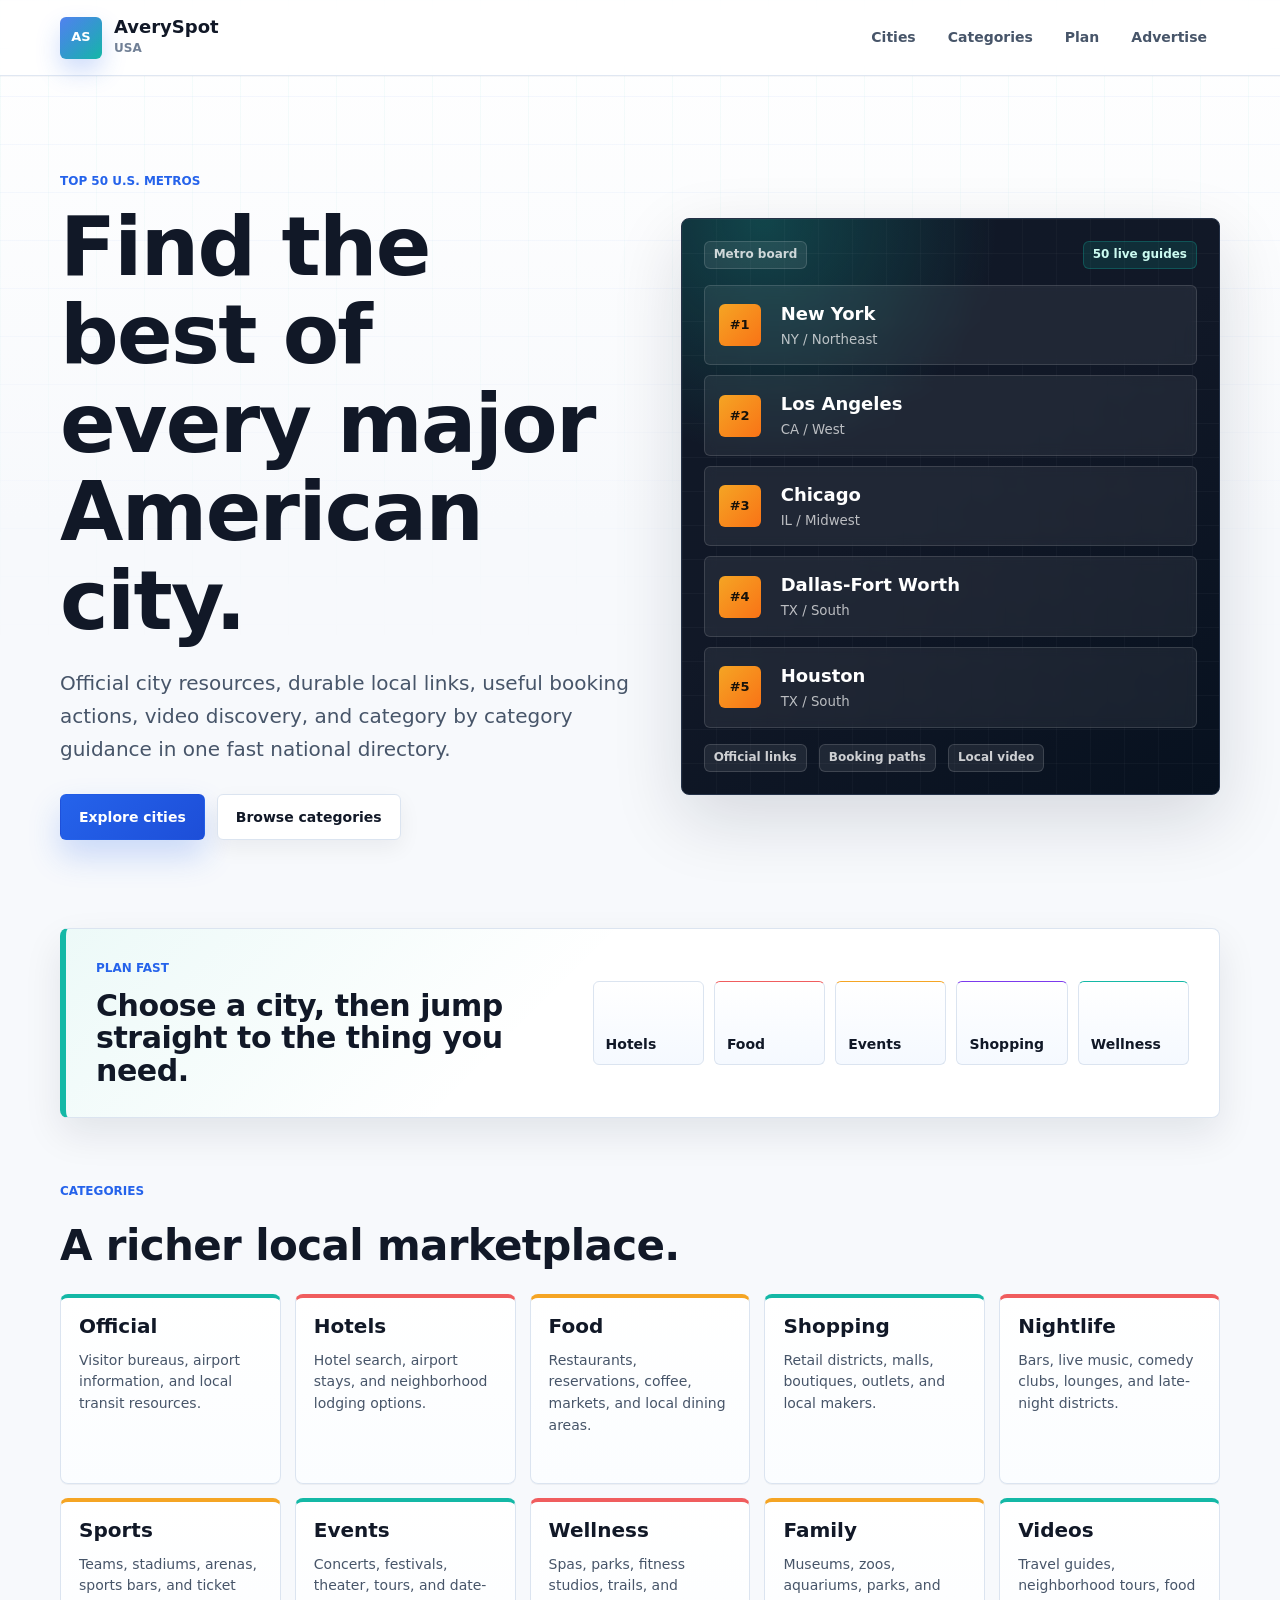
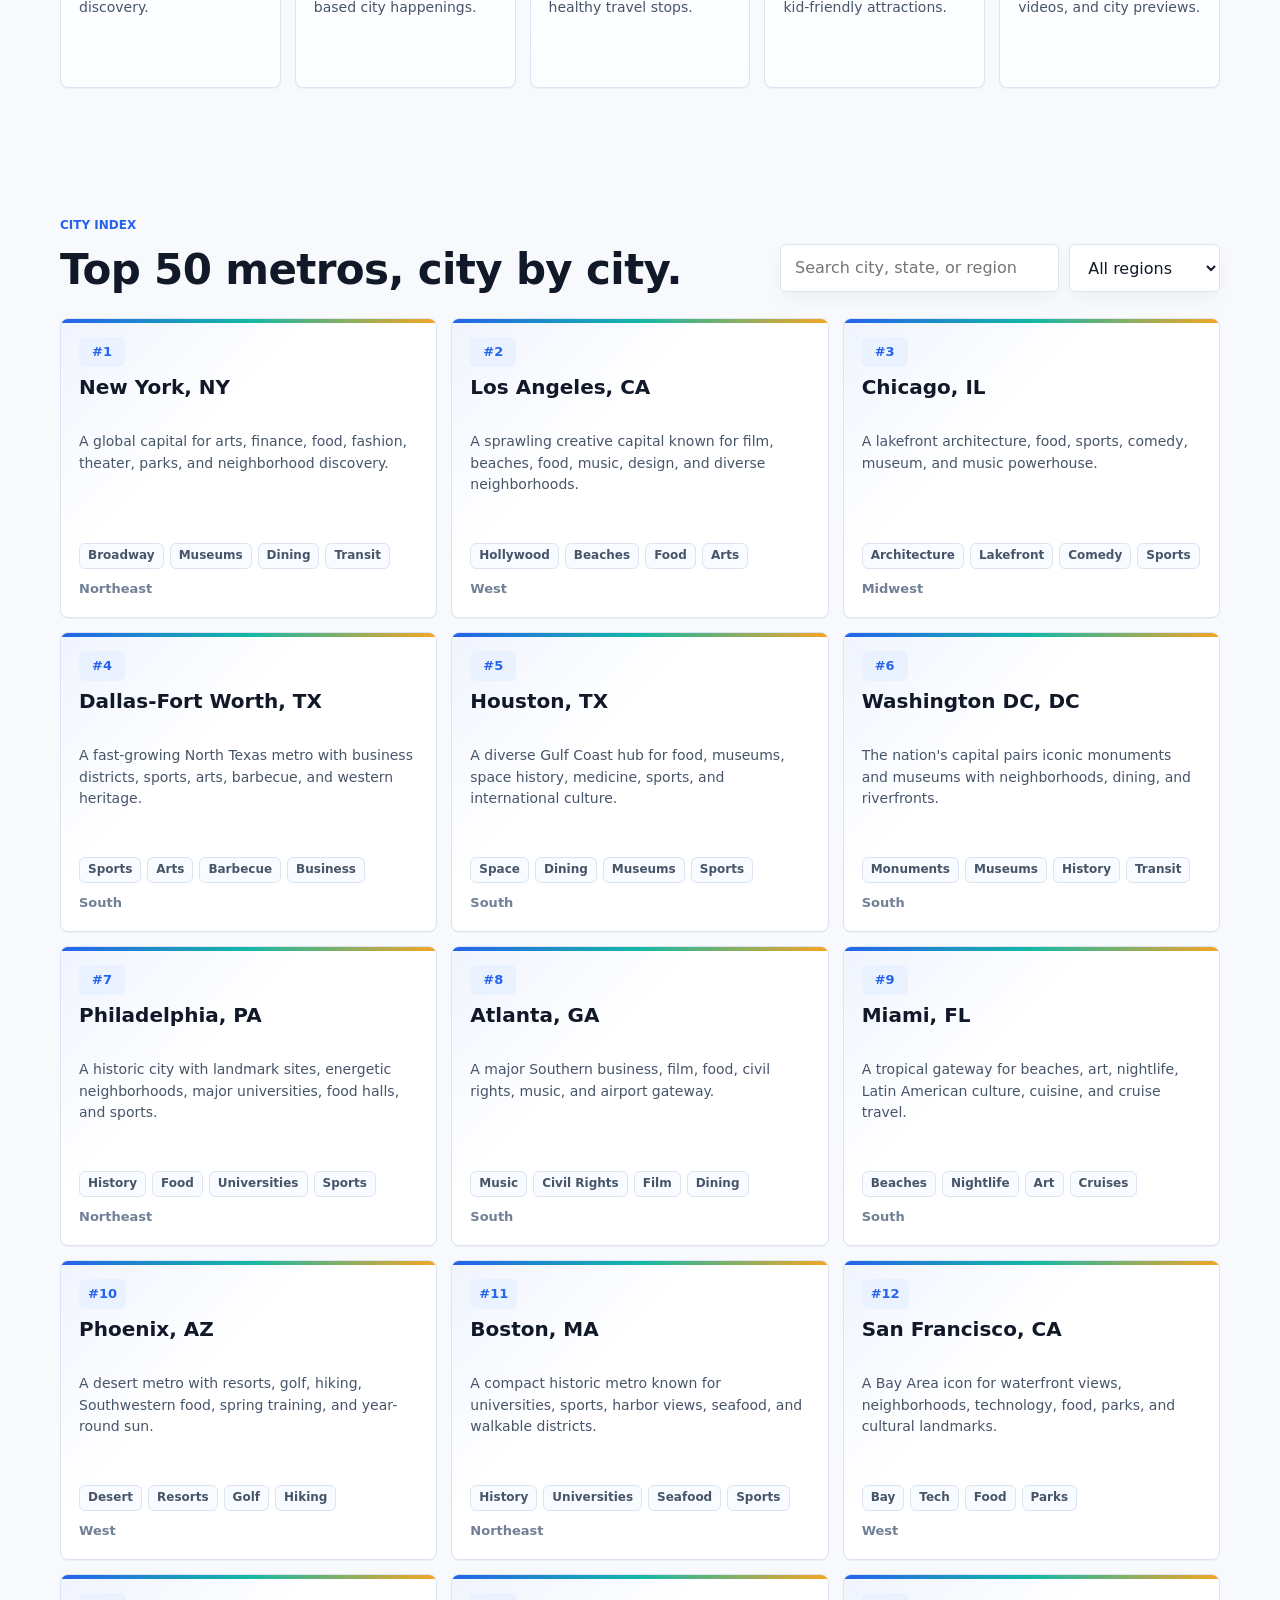
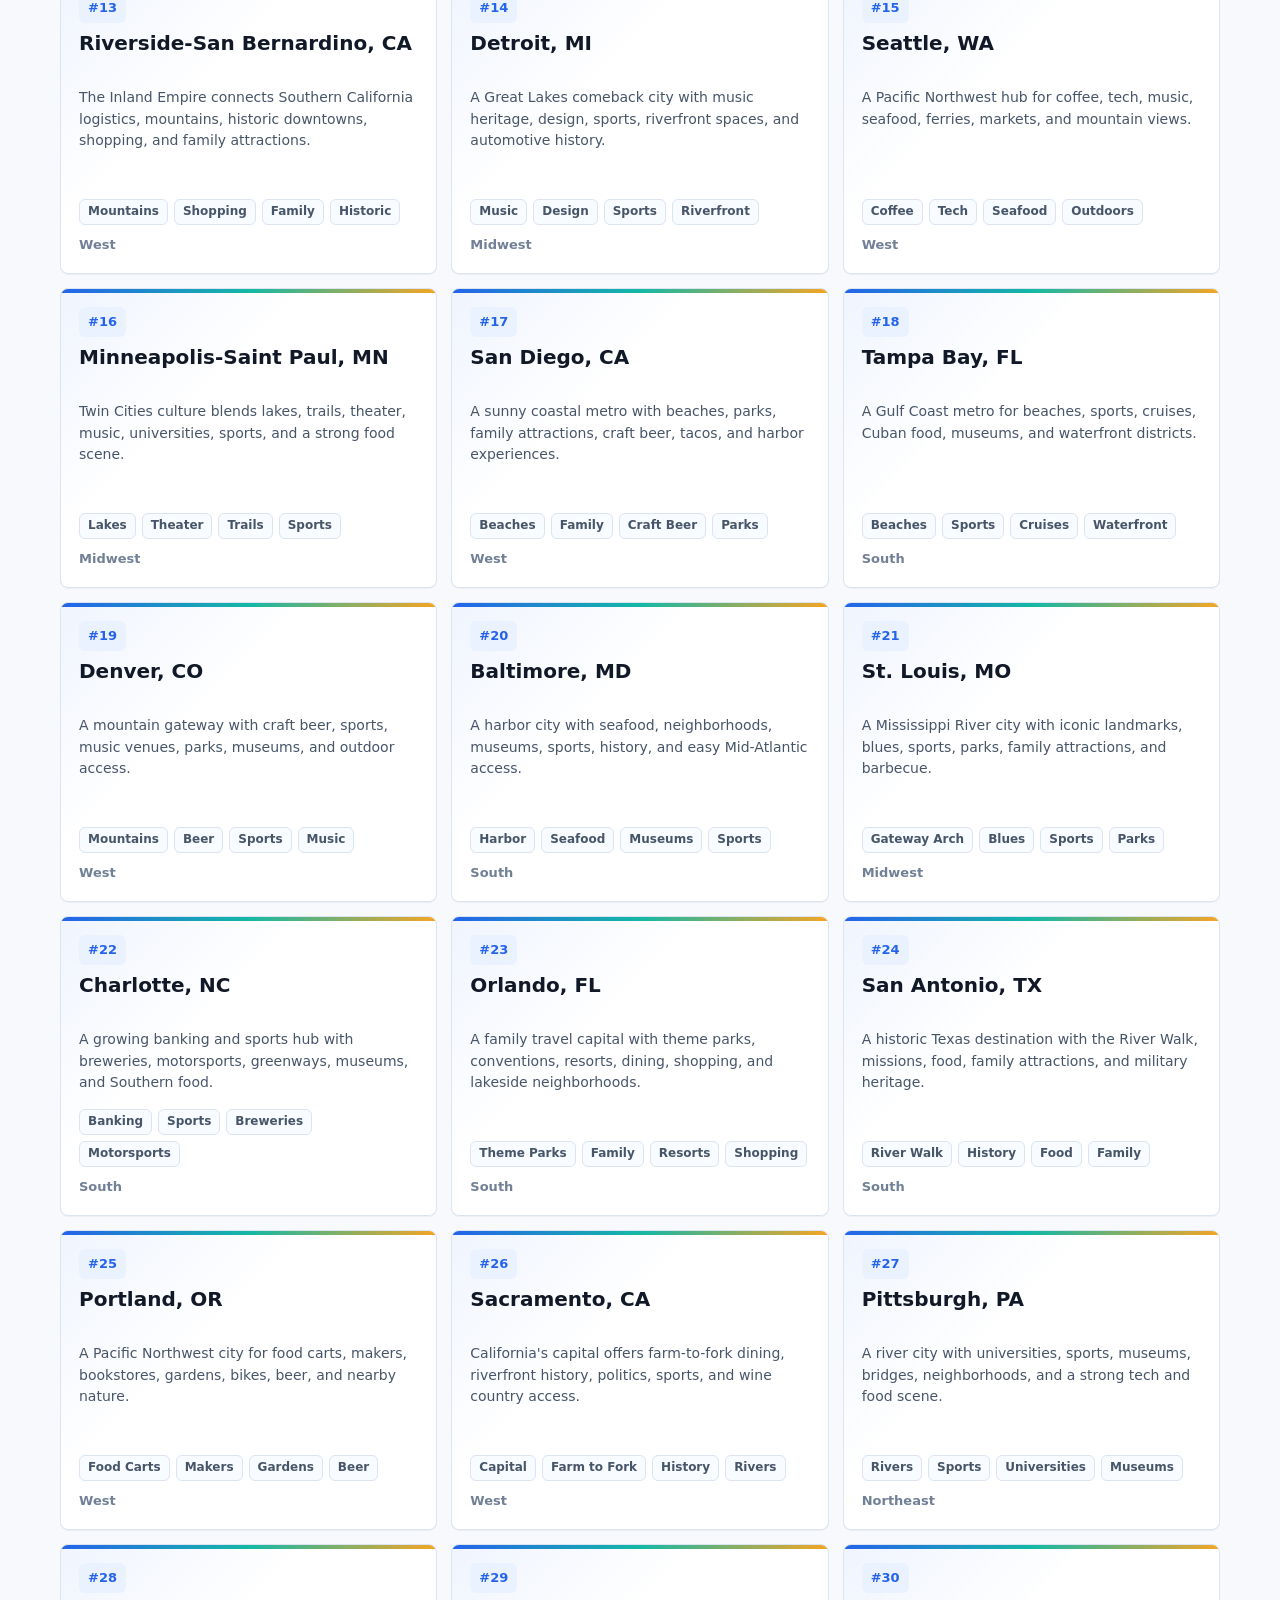
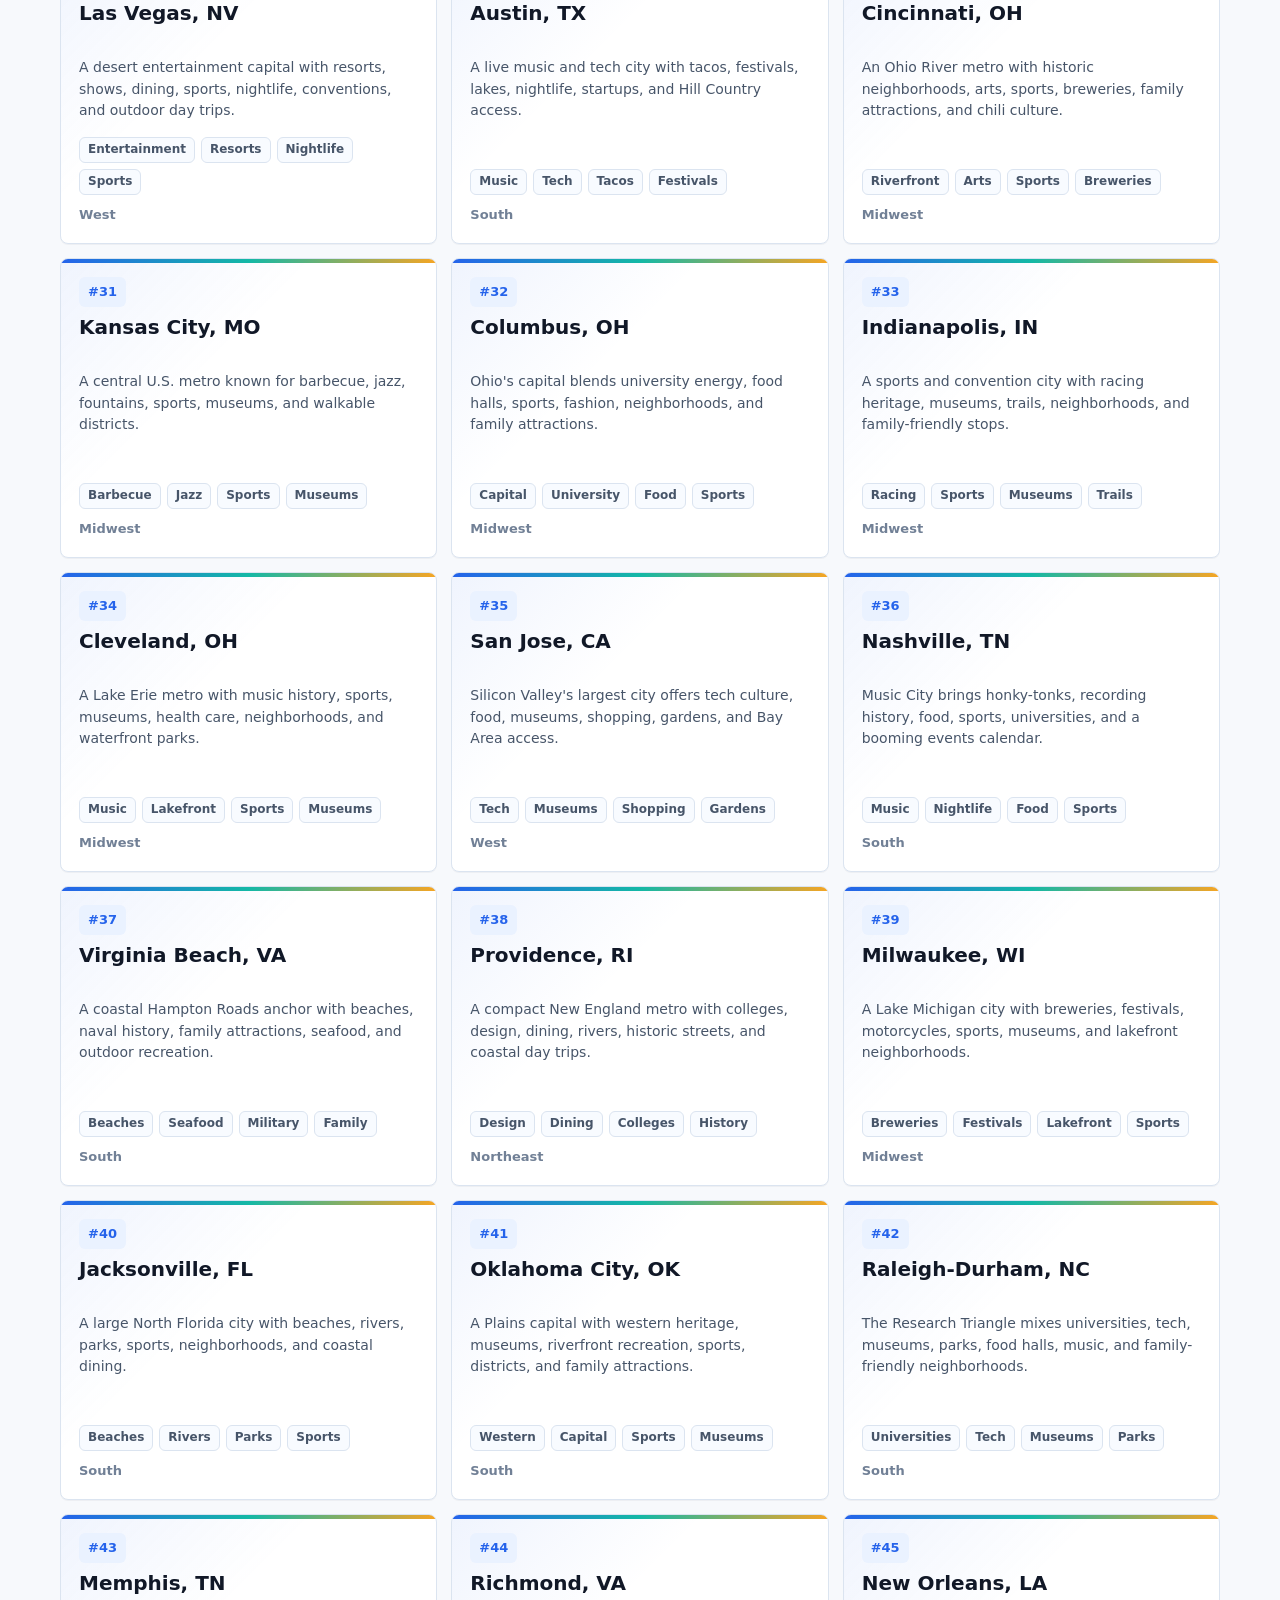
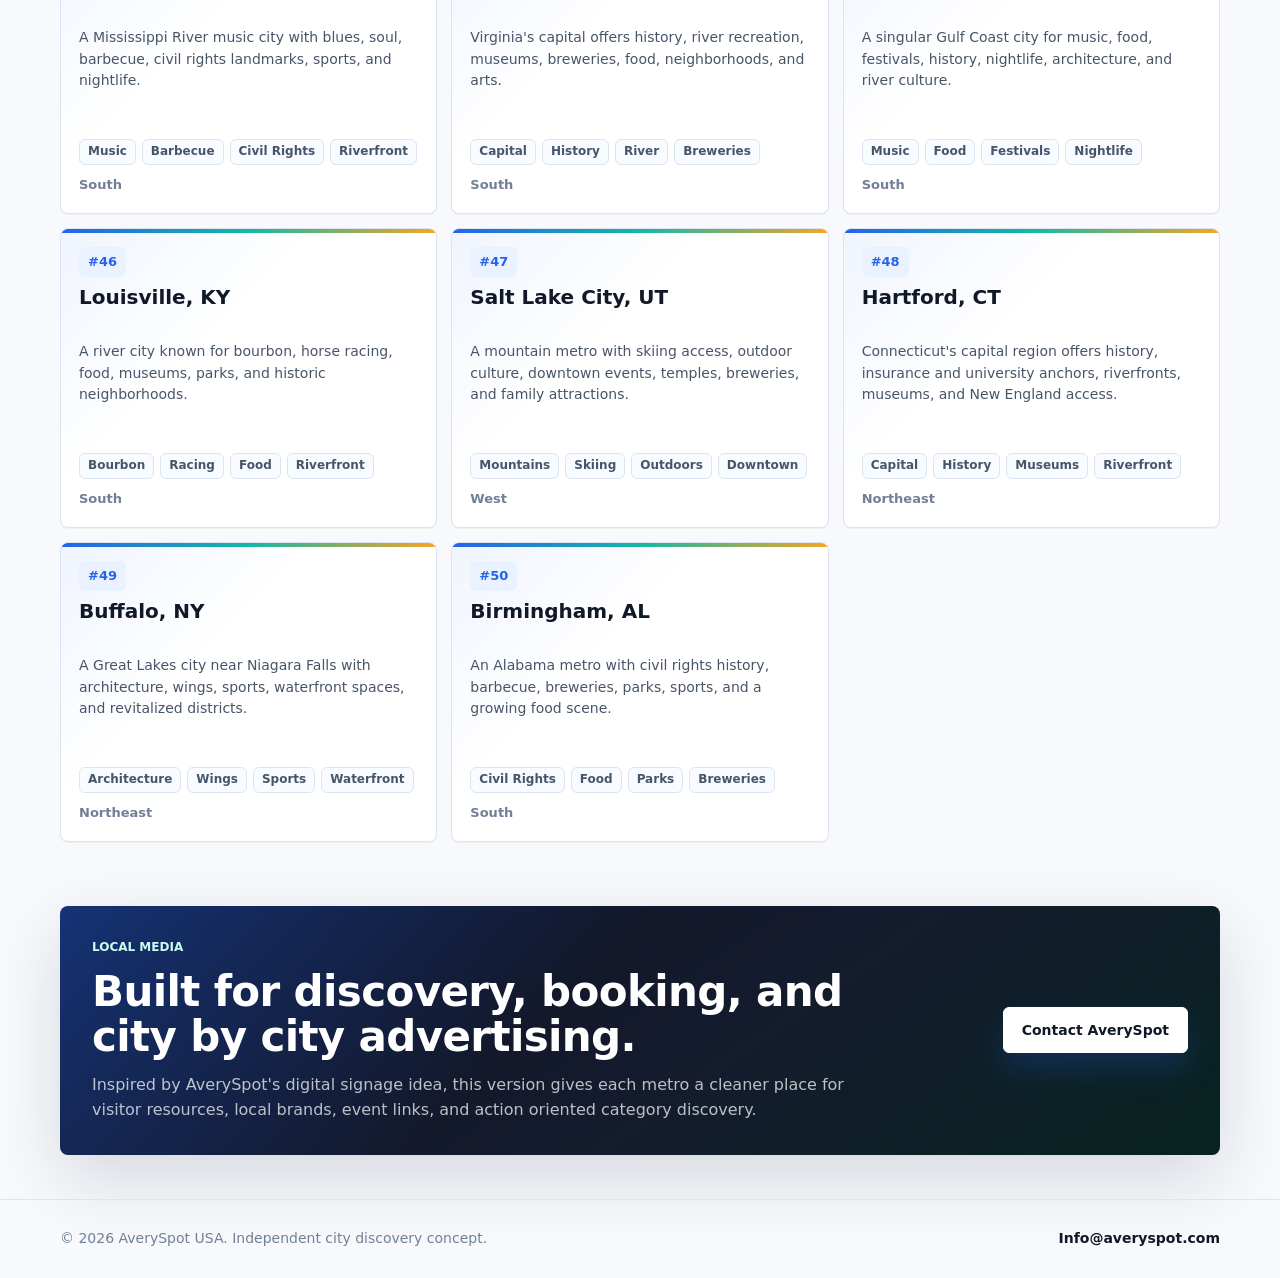
<file: index.html>
<!doctype html>
<html lang="en">
<head>
  <meta charset="utf-8">
  <meta name="viewport" content="width=device-width, initial-scale=1">
  <title>AverySpot USA | City by city local guide</title>
  <meta name="description" content="Explore the top U.S. metros city by city with official visitor links, maps, hotels, restaurants, events, shopping, sports, nightlife, wellness, and video discovery.">
  <link rel="icon" href="favicon.svg" type="image/svg+xml">
  <meta name="theme-color" content="#2563eb">
  <link rel="stylesheet" href="styles.css">
</head>
<body data-page="home">
  <header class="site-header">
    <a class="brand" href="index.html" aria-label="AverySpot USA home">
      <span class="brand-mark">AS</span>
      <span><strong>AverySpot</strong><small>USA</small></span>
    </a>
    <nav class="top-nav" aria-label="Primary navigation">
      <a href="#cities">Cities</a>
      <a href="#categories">Categories</a>
      <a href="#plan">Plan</a>
      <a href="#advertise">Advertise</a>
    </nav>
  </header>
  <main>
    <section class="hero">
      <div class="hero-copy">
        <p class="eyebrow">Top 50 U.S. metros</p>
        <h1>Find the best of every major American city.</h1>
        <p class="hero-text">Official city resources, durable local links, useful booking actions, video discovery, and category by category guidance in one fast national directory.</p>
        <div class="hero-actions">
          <a class="button primary" href="#cities">Explore cities</a>
          <a class="button secondary" href="#categories">Browse categories</a>
        </div>
      </div>
      <div class="hero-panel" id="heroPanel"></div>
    </section>
    <section id="plan" class="section action-strip" aria-labelledby="planTitle">
      <div>
        <p class="eyebrow">Plan fast</p>
        <h2 id="planTitle">Choose a city, then jump straight to the thing you need.</h2>
      </div>
      <div id="quickActions" class="quick-actions"></div>
    </section>
    <section id="categories" class="section" aria-labelledby="categoriesTitle">
      <div class="section-heading">
        <p class="eyebrow">Categories</p>
        <h2 id="categoriesTitle">A richer local marketplace.</h2>
      </div>
      <div id="categoryGrid" class="category-grid"></div>
    </section>
    <section id="cities" class="section" aria-labelledby="citiesTitle">
      <div class="section-heading split-heading">
        <div>
          <p class="eyebrow">City index</p>
          <h2 id="citiesTitle">Top 50 metros, city by city.</h2>
        </div>
        <div class="filters">
          <input id="citySearch" type="search" placeholder="Search city, state, or region" aria-label="Search cities">
          <select id="regionFilter" aria-label="Filter by region">
            <option value="all">All regions</option>
          </select>
        </div>
      </div>
      <div id="cityGrid" class="city-grid"></div>
      <p id="emptyState" class="empty-state" hidden>No cities found. Try another search.</p>
    </section>
    <section id="advertise" class="section advertise-band" aria-labelledby="advertiseTitle">
      <div>
        <p class="eyebrow">Local media</p>
        <h2 id="advertiseTitle">Built for discovery, booking, and city by city advertising.</h2>
        <p>Inspired by AverySpot's digital signage idea, this version gives each metro a cleaner place for visitor resources, local brands, event links, and action oriented category discovery.</p>
      </div>
      <a class="button primary" href="mailto:Info@averyspot.com">Contact AverySpot</a>
    </section>
  </main>
  <footer class="site-footer">
    <p>&copy; 2026 AverySpot USA. Independent city discovery concept.</p>
    <a href="mailto:Info@averyspot.com">Info@averyspot.com</a>
  </footer>
  <script src="data.js"></script>
  <script src="app.js"></script>
</body>
</html>
</file>
<file: styles.css>
:root {
  color-scheme: light;
  --bg: #f7f9fc;
  --bg-strong: #0b1020;
  --surface: #ffffff;
  --surface-2: #eef4ff;
  --surface-3: #f2fbf8;
  --surface-dark: #111827;
  --ink: #111827;
  --ink-soft: #475569;
  --muted: #718096;
  --line: #dbe4f0;
  --line-dark: #243147;
  --blue: #2563eb;
  --aqua: #14b8a6;
  --coral: #f05d5e;
  --gold: #f5a524;
  --violet: #7c3aed;
  --shadow: 0 24px 70px rgba(15, 23, 42, 0.14);
  --shadow-soft: 0 16px 38px rgba(15, 23, 42, 0.09);
  --radius-sm: 6px;
  --radius: 8px;
  --max: 1160px;
  --header-h: 76px;
  --font: Inter, ui-sans-serif, system-ui, -apple-system, BlinkMacSystemFont, "Segoe UI", sans-serif;
}

* {
  box-sizing: border-box;
}

html {
  scroll-behavior: smooth;
}

body {
  margin: 0;
  min-width: 320px;
  overflow-x: hidden;
  background:
    linear-gradient(180deg, #ffffff 0, var(--bg) 520px),
    var(--bg);
  color: var(--ink);
  font-family: var(--font);
  font-size: 16px;
  line-height: 1.55;
  text-rendering: optimizeLegibility;
}

body::before {
  content: "";
  position: fixed;
  inset: 0;
  z-index: -1;
  pointer-events: none;
  background-image:
    linear-gradient(rgba(37, 99, 235, 0.055) 1px, transparent 1px),
    linear-gradient(90deg, rgba(20, 184, 166, 0.05) 1px, transparent 1px);
  background-size: 48px 48px;
  mask-image: linear-gradient(to bottom, #000 0, transparent 660px);
}

img,
svg {
  display: block;
  max-width: 100%;
}

a {
  color: inherit;
  text-decoration: none;
}

a:hover {
  color: var(--coral);
}

button,
input,
select {
  font: inherit;
}

main {
  width: 100%;
}

.site-header {
  position: sticky;
  top: 0;
  z-index: 20;
  display: flex;
  align-items: center;
  justify-content: space-between;
  gap: 24px;
  min-height: var(--header-h);
  padding: 14px max(22px, calc((100% - var(--max)) / 2));
  background: rgba(255, 255, 255, 0.82);
  border-bottom: 1px solid rgba(219, 228, 240, 0.86);
  box-shadow: 0 1px 0 rgba(15, 23, 42, 0.03);
  backdrop-filter: blur(20px);
}

.brand {
  display: inline-flex;
  align-items: center;
  gap: 12px;
  min-width: max-content;
  color: var(--ink);
}

.brand:hover {
  color: var(--ink);
}

.brand-mark {
  display: grid;
  place-items: center;
  width: 42px;
  height: 42px;
  flex: 0 0 42px;
  border-radius: var(--radius-sm);
  background:
    linear-gradient(135deg, rgba(255, 255, 255, 0.2), transparent),
    linear-gradient(135deg, var(--blue), var(--aqua));
  color: #ffffff;
  font-size: 13px;
  font-weight: 800;
  box-shadow: 0 12px 24px rgba(37, 99, 235, 0.22);
}

.brand strong,
.brand small {
  display: block;
}

.brand strong {
  font-size: 18px;
  line-height: 1.05;
}

.brand small {
  margin-top: 2px;
  color: var(--muted);
  font-size: 12px;
  font-weight: 800;
  text-transform: uppercase;
  letter-spacing: 0;
}

.top-nav {
  display: flex;
  align-items: center;
  justify-content: flex-end;
  gap: 6px;
  flex-wrap: wrap;
}

.top-nav a {
  min-height: 38px;
  display: inline-flex;
  align-items: center;
  padding: 8px 12px;
  border: 1px solid transparent;
  border-radius: var(--radius-sm);
  color: var(--ink-soft);
  font-size: 14px;
  font-weight: 750;
}

.top-nav a:hover {
  color: var(--blue);
  background: #eff6ff;
  border-color: #c7ddff;
}

.hero,
.section,
.city-hero {
  width: min(var(--max), calc(100% - 44px));
  margin-inline: auto;
}

.hero {
  display: grid;
  grid-template-columns: minmax(0, 1.03fr) minmax(360px, 0.97fr);
  align-items: center;
  gap: 48px;
  min-height: auto;
  padding: 96px 0 88px;
}

.hero-copy {
  min-width: 0;
}

.eyebrow {
  margin: 0 0 12px;
  color: var(--blue);
  font-size: 12px;
  font-weight: 850;
  text-transform: uppercase;
  letter-spacing: 0;
}

h1,
h2,
h3,
p {
  overflow-wrap: anywhere;
}

h1,
h2,
h3 {
  margin: 0;
  line-height: 1.08;
  letter-spacing: 0;
}

h1 {
  max-width: 720px;
  font-size: clamp(48px, 7vw, 82px);
  font-weight: 860;
  letter-spacing: -0.02em;
}

h2 {
  font-size: 42px;
  font-weight: 820;
  letter-spacing: -0.015em;
}

h3 {
  font-size: 20px;
  font-weight: 800;
}

.hero-text {
  max-width: 650px;
  margin: 22px 0 0;
  color: var(--ink-soft);
  font-size: 20px;
  line-height: 1.65;
}

.hero-actions,
.city-actions {
  display: flex;
  flex-wrap: wrap;
  gap: 12px;
  margin-top: 28px;
}

.button {
  min-height: 46px;
  display: inline-flex;
  align-items: center;
  justify-content: center;
  gap: 8px;
  max-width: 100%;
  padding: 12px 18px;
  border: 1px solid transparent;
  border-radius: var(--radius-sm);
  font-size: 14px;
  font-weight: 850;
  text-align: center;
  line-height: 1.1;
}

.button.primary {
  background: linear-gradient(135deg, var(--blue), #1d4ed8);
  color: #ffffff;
  box-shadow: 0 16px 32px rgba(37, 99, 235, 0.22);
}

.button.secondary {
  background: var(--surface);
  color: var(--ink);
  border-color: var(--line);
  box-shadow: 0 8px 22px rgba(15, 23, 42, 0.06);
}

.button:hover {
  transform: translateY(-1px);
  box-shadow: var(--shadow-soft);
}

.button.primary:hover {
  color: #ffffff;
  background: linear-gradient(135deg, #1d4ed8, #1e40af);
}

.hero-panel {
  position: relative;
  overflow: hidden;
  min-width: 0;
  padding: 22px;
  border: 1px solid var(--line-dark);
  border-radius: var(--radius);
  background:
    radial-gradient(circle at 15% 0, rgba(20, 184, 166, 0.28), transparent 32%),
    linear-gradient(145deg, #101827 0%, #111827 46%, #07111f 100%);
  color: #ffffff;
  box-shadow: var(--shadow);
}

.hero-panel::before {
  content: "";
  position: absolute;
  inset: 0;
  pointer-events: none;
  background-image:
    linear-gradient(rgba(255, 255, 255, 0.06) 1px, transparent 1px),
    linear-gradient(90deg, rgba(255, 255, 255, 0.05) 1px, transparent 1px);
  background-size: 34px 34px;
  opacity: 0.55;
}

.hero-panel > * {
  position: relative;
}

.hero-panel-top,
.hero-panel-footer {
  display: flex;
  align-items: center;
  justify-content: space-between;
  gap: 12px;
  flex-wrap: wrap;
}

.hero-panel-top {
  margin-bottom: 16px;
}

.panel-kicker,
.panel-status,
.hero-panel-footer span {
  display: inline-flex;
  align-items: center;
  min-height: 28px;
  padding: 5px 9px;
  border: 1px solid rgba(255, 255, 255, 0.14);
  border-radius: var(--radius-sm);
  background: rgba(255, 255, 255, 0.08);
  color: rgba(255, 255, 255, 0.78);
  font-size: 12px;
  font-weight: 800;
  line-height: 1.1;
}

.panel-status {
  color: #ccfbf1;
  border-color: rgba(20, 184, 166, 0.28);
  background: rgba(20, 184, 166, 0.14);
}

.hero-panel-footer {
  margin-top: 16px;
  justify-content: flex-start;
}

.hero-city-list {
  display: grid;
  gap: 10px;
}

.hero-city {
  display: grid;
  grid-template-columns: 48px minmax(0, 1fr);
  grid-template-areas:
    "rank name"
    "rank meta";
  gap: 2px 14px;
  align-items: center;
  min-height: 76px;
  padding: 14px;
  border: 1px solid rgba(255, 255, 255, 0.13);
  border-radius: var(--radius-sm);
  background: rgba(255, 255, 255, 0.065);
  backdrop-filter: blur(6px);
}

.hero-city span {
  grid-area: rank;
  display: grid;
  place-items: center;
  width: 42px;
  height: 42px;
  border-radius: var(--radius-sm);
  background: linear-gradient(135deg, var(--gold), #f97316);
  color: #17120a;
  font-size: 13px;
  font-weight: 850;
}

.hero-city strong {
  grid-area: name;
  overflow: hidden;
  text-overflow: ellipsis;
  white-space: nowrap;
  font-size: 18px;
}

.hero-city small {
  grid-area: meta;
  color: rgba(255, 255, 255, 0.7);
}

.hero-city:hover {
  color: #ffffff;
  border-color: rgba(20, 184, 166, 0.55);
  background: rgba(255, 255, 255, 0.12);
}

.section {
  padding: 64px 0;
}

.section-heading {
  display: grid;
  gap: 10px;
  max-width: 780px;
  margin-bottom: 26px;
}

.section-heading p:not(.eyebrow) {
  margin: 0;
  color: var(--ink-soft);
}

.split-heading {
  max-width: none;
  grid-template-columns: minmax(0, 1fr) minmax(320px, 440px);
  align-items: end;
  gap: 24px;
}

.action-strip {
  display: grid;
  grid-template-columns: minmax(0, 0.88fr) minmax(320px, 1.12fr);
  gap: 28px;
  align-items: center;
  padding: 30px;
  border: 1px solid var(--line);
  border-left: 6px solid var(--aqua);
  border-radius: var(--radius);
  background:
    linear-gradient(135deg, rgba(20, 184, 166, 0.08), transparent 42%),
    var(--surface);
  box-shadow: var(--shadow-soft);
}

.action-strip h2 {
  font-size: 30px;
}

.quick-actions {
  display: grid;
  grid-template-columns: repeat(5, minmax(88px, 1fr));
  gap: 10px;
}

.quick-action {
  min-height: 84px;
  display: flex;
  align-items: flex-end;
  padding: 12px;
  border: 1px solid var(--line);
  border-radius: var(--radius-sm);
  background: linear-gradient(180deg, #ffffff, #f5f9ff);
  color: var(--ink);
  font-size: 14px;
  font-weight: 850;
  line-height: 1.15;
}

.quick-action:nth-child(2) {
  border-top-color: var(--coral);
}

.quick-action:nth-child(3) {
  border-top-color: var(--gold);
}

.quick-action:nth-child(4) {
  border-top-color: var(--violet);
}

.quick-action:nth-child(5) {
  border-top-color: var(--aqua);
}

.quick-action:hover {
  color: var(--ink);
  border-color: var(--ink);
  background: #ffffff;
  transform: translateY(-2px);
}

.category-grid {
  display: grid;
  grid-template-columns: repeat(5, minmax(0, 1fr));
  gap: 14px;
}

.category-card,
.city-card,
.link-card {
  min-width: 0;
  border: 1px solid var(--line);
  border-radius: var(--radius);
  background: var(--surface);
  box-shadow: 0 1px 0 rgba(15, 23, 42, 0.04);
}

.category-card {
  min-height: 190px;
  padding: 18px;
  background:
    linear-gradient(180deg, #ffffff, #fbfdff);
}

.category-card h3 {
  margin-bottom: 12px;
}

.category-card p {
  margin: 0;
  color: var(--ink-soft);
  font-size: 14px;
}

.category-card:nth-child(3n + 1) {
  border-top: 4px solid var(--aqua);
}

.category-card:nth-child(3n + 2) {
  border-top: 4px solid var(--coral);
}

.category-card:nth-child(3n) {
  border-top: 4px solid var(--gold);
}

.filters {
  display: grid;
  grid-template-columns: minmax(190px, 1fr) minmax(150px, 0.54fr);
  gap: 10px;
  width: 100%;
}

.filters input,
.filters select {
  width: 100%;
  min-height: 48px;
  padding: 0 14px;
  border: 1px solid var(--line);
  border-radius: var(--radius-sm);
  background: var(--surface);
  color: var(--ink);
  outline: none;
  box-shadow: 0 8px 18px rgba(15, 23, 42, 0.04);
}

.filters input:focus,
.filters select:focus {
  border-color: var(--blue);
  box-shadow: 0 0 0 3px rgba(37, 99, 235, 0.14);
}

.city-grid {
  display: grid;
  grid-template-columns: repeat(3, minmax(0, 1fr));
  gap: 14px;
}

.city-card {
  position: relative;
  overflow: hidden;
  display: grid;
  grid-template-rows: auto auto 1fr auto auto;
  gap: 10px;
  min-height: 300px;
  padding: 18px;
  color: var(--ink);
  background:
    linear-gradient(135deg, rgba(37, 99, 235, 0.07), transparent 38%),
    #ffffff;
}

.city-card::before {
  content: "";
  position: absolute;
  inset: 0 0 auto;
  height: 4px;
  background: linear-gradient(90deg, var(--blue), var(--aqua), var(--gold));
}

.city-card:hover {
  color: var(--ink);
  border-color: #b9cdf6;
  box-shadow: var(--shadow-soft);
  transform: translateY(-2px);
}

.city-rank,
.rank {
  display: inline-flex;
  align-items: center;
  justify-content: center;
  width: max-content;
  min-width: 46px;
  min-height: 30px;
  padding: 4px 9px;
  border-radius: var(--radius-sm);
  background: #eaf2ff;
  color: var(--blue);
  font-size: 13px;
  font-weight: 850;
}

.city-card h3 {
  min-height: 44px;
}

.city-card p {
  margin: 0;
  color: var(--ink-soft);
  font-size: 14px;
}

.tag-row {
  display: flex;
  flex-wrap: wrap;
  gap: 6px;
}

.tag {
  display: inline-flex;
  align-items: center;
  min-height: 26px;
  max-width: 100%;
  padding: 4px 8px;
  border: 1px solid var(--line);
  border-radius: var(--radius-sm);
  background: #f8fbff;
  color: var(--ink-soft);
  font-size: 12px;
  font-weight: 750;
  line-height: 1.1;
}

.city-card small {
  color: var(--muted);
  font-size: 13px;
  font-weight: 800;
}

.empty-state {
  margin: 18px 0 0;
  padding: 18px;
  border: 1px dashed var(--line);
  border-radius: var(--radius);
  background: var(--surface);
  color: var(--ink-soft);
  text-align: center;
}

.advertise-band {
  display: flex;
  align-items: center;
  justify-content: space-between;
  gap: 26px;
  margin-bottom: 44px;
  padding: 32px;
  border-radius: var(--radius);
  background:
    linear-gradient(135deg, rgba(37, 99, 235, 0.42), transparent 42%),
    linear-gradient(145deg, #0b1020, #151b2e 55%, #07231f);
  color: #ffffff;
  box-shadow: var(--shadow);
}

.advertise-band h2 {
  max-width: 780px;
}

.advertise-band p:not(.eyebrow) {
  max-width: 780px;
  margin: 14px 0 0;
  color: rgba(255, 255, 255, 0.72);
}

.advertise-band .eyebrow {
  color: #ccfbf1;
}

.advertise-band .button.primary {
  flex: 0 0 auto;
  background: #ffffff;
  color: var(--ink);
  border-color: #ffffff;
}

.site-footer {
  display: flex;
  align-items: center;
  justify-content: space-between;
  gap: 18px;
  flex-wrap: wrap;
  padding: 28px max(22px, calc((100% - var(--max)) / 2));
  border-top: 1px solid var(--line);
  color: var(--muted);
  font-size: 14px;
}

.site-footer p {
  margin: 0;
}

.site-footer a {
  color: var(--ink);
  font-weight: 800;
}

.city-hero {
  display: grid;
  gap: 18px;
  padding: 64px 0 46px;
}

.back-link {
  width: max-content;
  max-width: 100%;
  display: inline-flex;
  align-items: center;
  min-height: 38px;
  padding: 8px 0;
  color: var(--ink-soft);
  font-size: 14px;
  font-weight: 850;
}

.back-link:hover {
  color: var(--blue);
}

.city-hero h1 {
  max-width: 900px;
}

.city-hero > p:not(.eyebrow) {
  max-width: 760px;
  margin: 0;
  color: var(--ink-soft);
  font-size: 19px;
}

.top-actions {
  padding-top: 24px;
}

.city-categories {
  display: grid;
  gap: 34px;
  padding-top: 24px;
}

.city-category,
.link-section {
  display: grid;
  grid-template-columns: minmax(220px, 0.32fr) minmax(0, 1fr);
  gap: 24px;
  padding: 28px 0;
  border-top: 1px solid var(--line);
}

.city-category .section-heading,
.link-section-heading {
  margin: 0;
}

.city-category .section-heading h2,
.link-section-heading h2 {
  font-size: 28px;
}

.link-grid {
  display: grid;
  grid-template-columns: repeat(3, minmax(0, 1fr));
  gap: 12px;
}

.link-card {
  display: grid;
  align-content: start;
  gap: 8px;
  min-height: 142px;
  padding: 16px;
  color: var(--ink);
  background: linear-gradient(180deg, #ffffff, #fbfdff);
}

.link-card:hover {
  color: var(--ink);
  border-color: #f7b3b4;
  box-shadow: var(--shadow-soft);
  transform: translateY(-2px);
}

.link-type {
  width: max-content;
  max-width: 100%;
  padding: 4px 8px;
  border-radius: var(--radius-sm);
  background: #ecfeff;
  color: #0f766e;
  font-size: 12px;
  font-weight: 850;
  line-height: 1.15;
}

.link-card strong {
  color: var(--ink);
  font-size: 16px;
  line-height: 1.2;
}

.link-card small,
.link-url {
  color: var(--muted);
  font-size: 13px;
  line-height: 1.25;
  overflow-wrap: anywhere;
}

.missing-city {
  min-height: calc(100vh - 220px);
  display: grid;
  align-content: center;
  justify-items: start;
  gap: 16px;
}

.missing-city p:not(.eyebrow) {
  max-width: 580px;
  margin: 0;
  color: var(--ink-soft);
}

@media (max-width: 980px) {
  .hero {
    grid-template-columns: 1fr;
    min-height: auto;
  }

  h1 {
    font-size: 58px;
  }

  .city-hero h1 {
    max-width: 760px;
    font-size: 54px;
  }

  .hero-panel {
    max-width: 680px;
  }

  .action-strip,
  .split-heading,
  .city-category,
  .link-section {
    grid-template-columns: 1fr;
  }

  .quick-actions,
  .category-grid {
    grid-template-columns: repeat(2, minmax(0, 1fr));
  }

  .city-grid,
  .link-grid {
    grid-template-columns: repeat(2, minmax(0, 1fr));
  }
}

@media (max-width: 760px) {
  :root {
    --header-h: 112px;
  }

  .site-header {
    align-items: flex-start;
    flex-direction: column;
    gap: 12px;
    padding-top: 12px;
    padding-bottom: 12px;
  }

  .top-nav {
    width: 100%;
    display: grid;
    grid-template-columns: repeat(2, minmax(0, 1fr));
    justify-content: stretch;
  }

  .top-nav a {
    min-width: 0;
    padding-inline: 8px;
    justify-content: center;
  }

  .hero,
  .section,
  .city-hero {
    width: min(100% - 28px, var(--max));
  }

  .hero {
    grid-template-columns: 1fr;
    gap: 28px;
    padding: 38px 0;
  }

  h1 {
    max-width: 100%;
    font-size: 40px;
  }

  h2 {
    font-size: 30px;
  }

  .hero-text,
  .city-hero > p:not(.eyebrow) {
    font-size: 17px;
  }

  .hero-actions,
  .city-actions {
    flex-direction: column;
  }

  .button {
    width: 100%;
  }

  .hero-panel {
    padding: 16px;
  }

  .hero-city {
    grid-template-columns: 42px minmax(0, 1fr);
    min-height: 70px;
    padding: 12px;
  }

  .hero-city span {
    width: 38px;
    height: 38px;
  }

  .section {
    padding: 42px 0;
  }

  .action-strip,
  .advertise-band {
    padding: 22px;
  }

  .action-strip h2 {
    font-size: 26px;
  }

  .quick-actions,
  .category-grid,
  .city-grid,
  .link-grid,
  .filters {
    grid-template-columns: 1fr;
  }

  .quick-action {
    min-height: 58px;
  }

  .category-card {
    min-height: 150px;
  }

  .city-card {
    min-height: auto;
  }

  .city-card h3 {
    min-height: 0;
  }

  .advertise-band {
    align-items: stretch;
    flex-direction: column;
  }

  .site-footer {
    align-items: flex-start;
    flex-direction: column;
  }

  .city-hero {
    padding: 42px 0 24px;
  }

  .city-category,
  .link-section {
    gap: 16px;
    padding: 24px 0;
  }

  .link-card {
    min-height: 126px;
  }
}

@media (max-width: 430px) {
  .brand {
    width: 100%;
  }

  .top-nav a {
    flex-basis: calc(50% - 6px);
  }

  h1 {
    font-size: 36px;
  }

  .hero-city strong {
    font-size: 16px;
  }
}

@media (max-width: 560px) {
  .hero,
  .section,
  .city-hero {
    width: min(100% - 28px, 362px);
    margin-left: 14px;
    margin-right: auto;
  }

  .site-header {
    padding-inline: 14px;
  }
}

@media (prefers-reduced-motion: no-preference) {
  .button,
  .quick-action,
  .city-card,
  .link-card,
  .hero-city,
  .top-nav a {
    transition:
      transform 160ms ease,
      box-shadow 160ms ease,
      border-color 160ms ease,
      background-color 160ms ease,
      color 160ms ease;
  }
}
</file>
